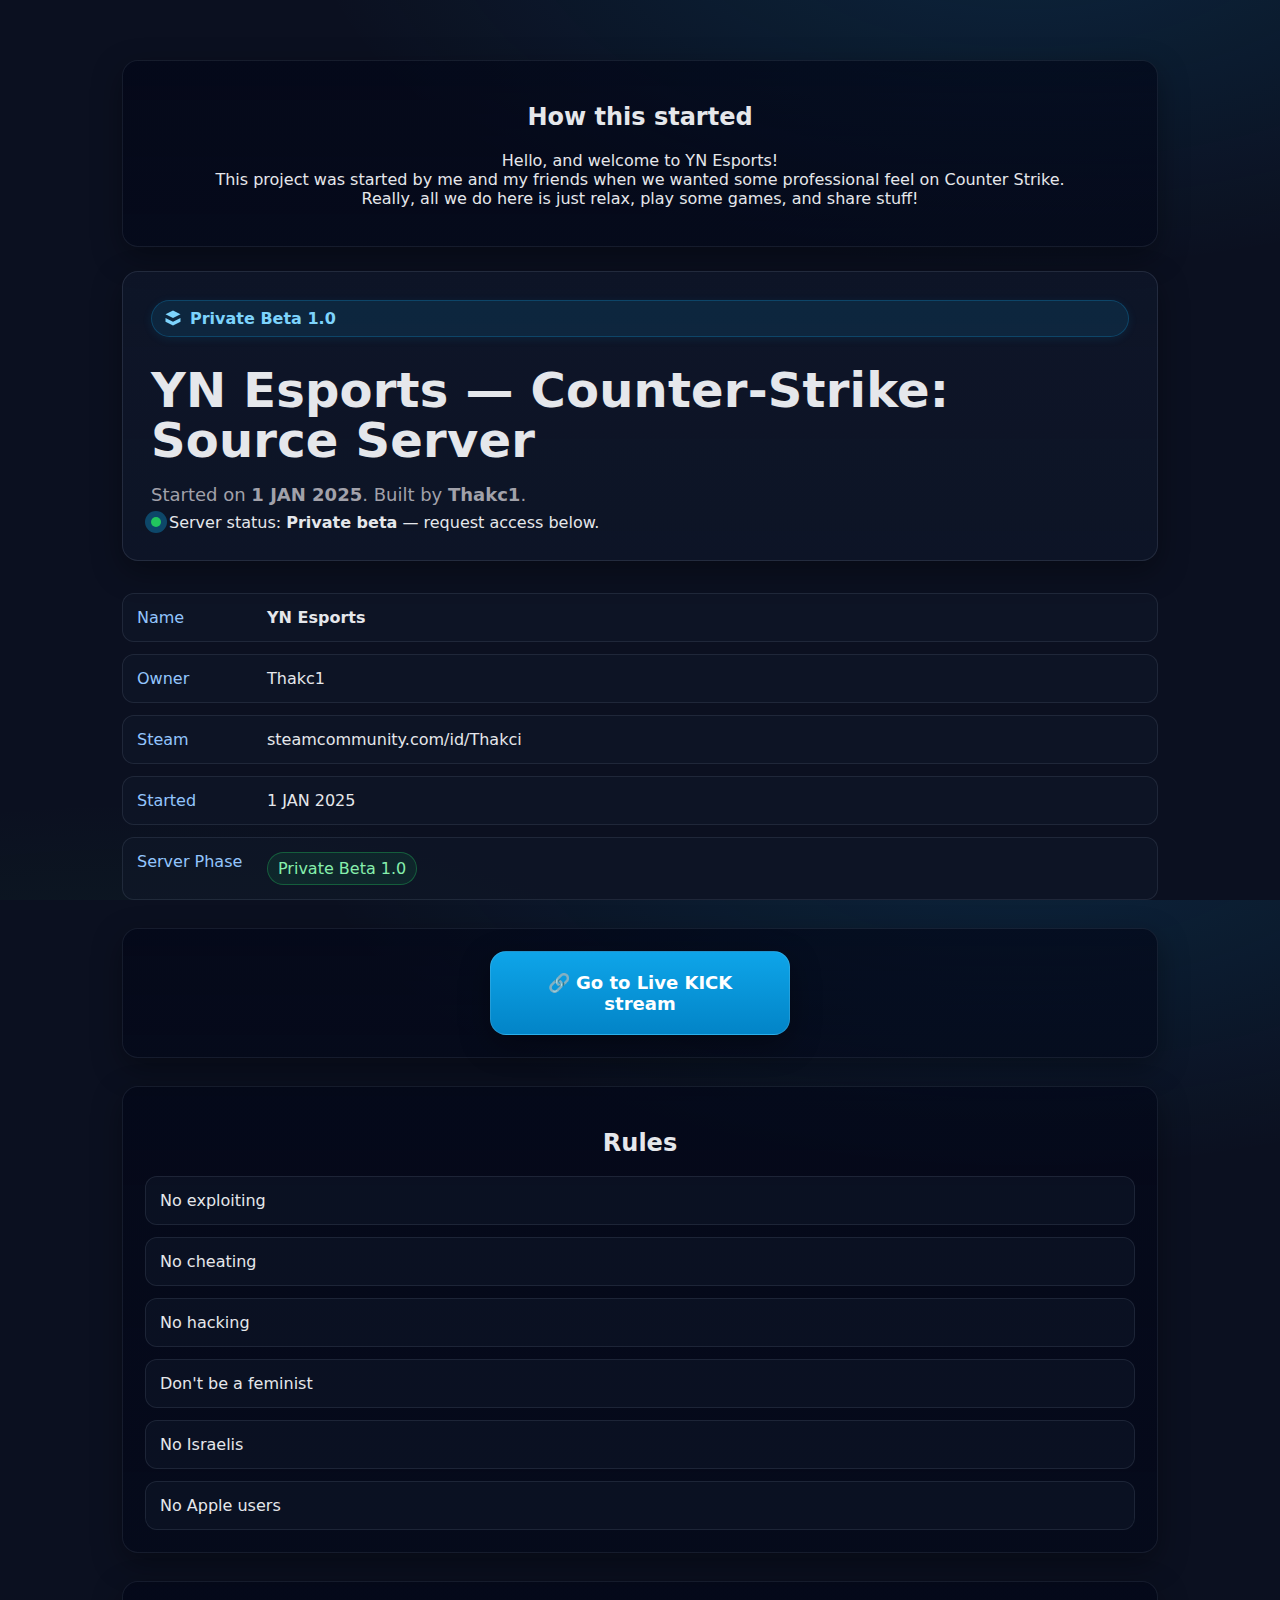
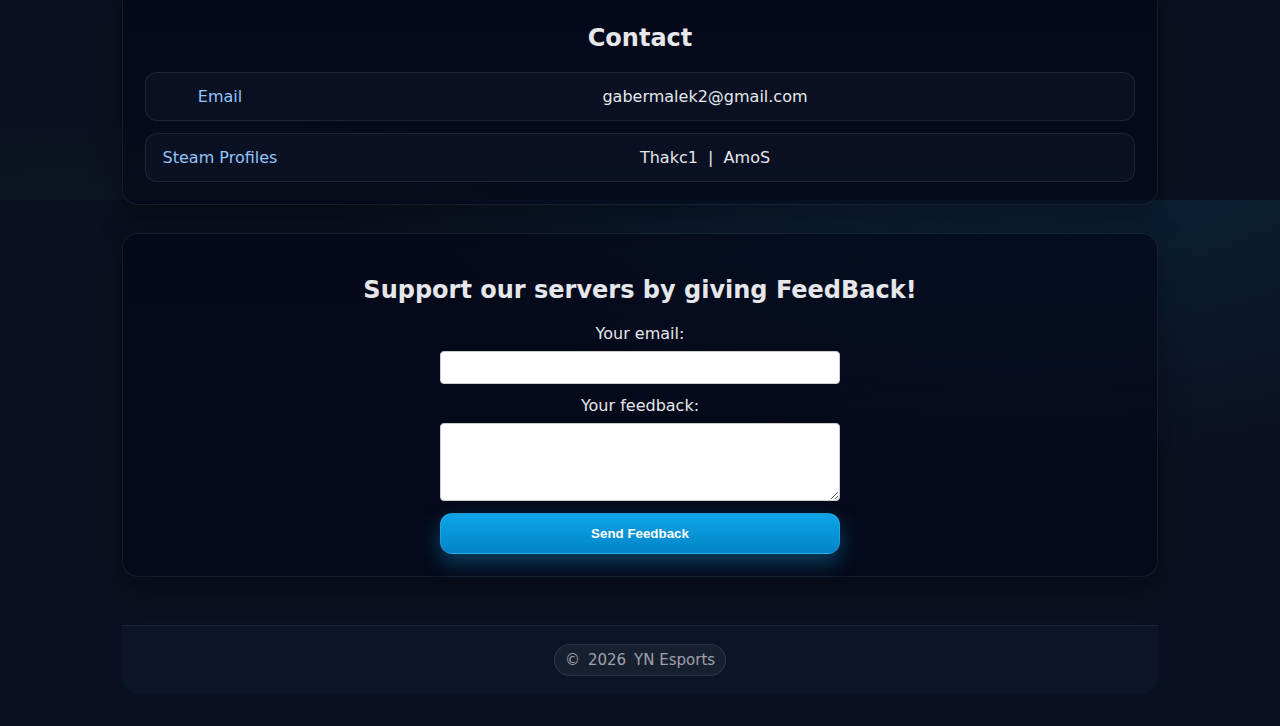
<file: index.html>
<html lang="en">
<link rel="stylesheet" href="style.css">
</head>
<body>
  <div class="wrap">
    <section class="panel" id="story" style="margin-top:28px">
      <h2>How this started</h2>
      <p>
        Hello, and welcome to YN Esports!<br>
        This project was started by me and my friends when we wanted some professional feel on Counter Strike.<br>
        Really, all we do here is just relax, play some games, and share stuff!
      </p>
    </section>

    <section class="hero">
      <div class="badge" aria-label="Beta status">
        <svg width="18" height="18" viewBox="0 0 24 24" fill="none" xmlns="http://www.w3.org/2000/svg" aria-hidden="true">
          <path d="M12 2L2 7l10 5 10-5-10-5Zm0 15L2 12v5l10 5 10-5v-5l-10 5Z" fill="currentColor"/>
        </svg>
        <span>Private Beta 1.0</span>
      </div>
      <div>
        <h1>YN Esports — Counter‑Strike: Source Server</h1>
        <p class="subtitle">Started on <strong>1 JAN 2025</strong>. Built by <strong>Thakc1</strong>.</p>
      <div class="status" aria-live="polite">
        <span class="dot" aria-hidden="true"></span>
        <span>Server status: <strong>Private beta</strong> — request access below.</span>
      </div>
    </section>

    <ul class="list">
      <li class="item">
        <div class="kv">
          <div class="key">Name</div>
          <div class="val"><strong>YN Esports</strong></div>
        </div>
      </li>
      <li class="item">
        <div class="kv">
          <div class="key">Owner</div>
          <div class="val">Thakc1</div>
        </div>
      </li>
      <li class="item">
        <div class="kv">
          <div class="key">Steam</div>
          <div class="val"><a href="https://www.steamcommunity.com/id/Thakci" target="_blank" rel="noopener">steamcommunity.com/id/Thakci</a></div>
        </div>
      </li>
      <li class="item">
        <div class="kv">
          <div class="key">Started</div>
          <div class="val">1 JAN 2025</div>
        </div>
      </li>
      <li class="item">
        <div class="kv">
          <div class="key">Server Phase</div>
          <div class="val"><span class="pill beta">Private Beta 1.0</span></div>
        </div>
      </li>
    </ul>

    <section class="panel" style="margin-top:28px; text-align:center">
      <a href="original.html" class="btn brand" style="display:inline-block; width:100%; max-width:300px; padding:20px; font-size:18px; border-radius:var(--radius); box-shadow:var(--shadow); background: linear-gradient(180deg, #0ea5e9, #0284c7); color: white;">
        🔗 Go to Live KICK stream
      </a>
      </section>
      <section class="panel" style="margin-top:28px">
      <h2>Rules</h2>
      <ul class="list">
        <li class="item">No exploiting</li>
        <li class="item">No cheating</li>
        <li class="item">No hacking</li>
        <li class="item">Don't be a feminist</li>
        <li class="item">No Israelis</li>
        <li class="item">No Apple users</li>
      </ul>
    </section>

  <section class="panel contact-panel" id="contact" aria-labelledby="contact-heading" style="margin-top:28px">
      <h2 id="contact-heading">Contact</h2>
      <ul class="list">
        <li class="item">
          <div class="kv">
            <div class="key">Email</div>
            <div class="val">
              <a href="mailto:gabermalek2@gmail.com">gabermalek2@gmail.com</a>
            </div>
          </div>
        </li>
        <li class="item">
          <div class="kv">
            <div class="key">Steam Profiles</div>
            <div class="val">
              <a href="https://steamcommunity.com/id/Thakci/" target="_blank" rel="noopener">Thakc1</a> &nbsp;|&nbsp;
              <a href="https://steamcommunity.com/profiles/76561198062344715" target="_blank" rel="noopener">AmoS</a>
            </div>
          </div>
        </li>
      </ul>
    </section>
    <section class="panel" id="feedback" aria-labelledby="feedback-heading" style="margin-top:28px; position:relative;">
      <h2 id="feedback-heading">Support our servers by giving <b>FeedBack!</b></h2>
      <form id="feedbackForm" autocomplete="off" style="max-width:400px;margin:auto;">
        <label for="feedbackEmail" style="display:block;margin-bottom:8px;">Your email:</label>
        <input type="email" id="feedbackEmail" name="email" required style="width:100%;padding:8px;margin-bottom:12px;border-radius:4px;border:1px solid #ccc;">
        <label for="feedbackMsg" style="display:block;margin-bottom:8px;">Your feedback:</label>
        <textarea id="feedbackMsg" name="feedback" required rows="4" style="width:100%;padding:8px;margin-bottom:12px;border-radius:4px;border:1px solid #ccc;"></textarea>
        <button type="submit" class="btn brand" style="width:100%; position:relative; z-index:1;">Send Feedback</button>
        <div id="feedbackThanks" style="display:none;color:green;margin-top:12px;">Thank you for your feedback!</div>
      </form>
      <div id="confetti-container" style="pointer-events:none; position:absolute; left:0; top:0; width:100%; height:100%; z-index:10;"></div>
    </section>

    <footer class="footer">
      <div class="pill">© <span id="year"></span> YN Esports</div>
    </footer>
  </div>
  <script>
    document.getElementById('year').textContent = new Date().getFullYear();
    document.getElementById('suggestForm')?.addEventListener('submit', function(e) {
      e.preventDefault();
      const email = document.getElementById('email').value;
      const suggestion = document.getElementById('suggestion').value;
      if (email) {
        window.location.href = `mailto:gabermalek2@gmail.com?subject=New Mod Suggestion&body=From: ${email}%0D%0A%0D%0ASuggestion:%0D%0A${encodeURIComponent(suggestion)}`;
        document.getElementById('thanks').style.display = 'block';
        for (let i = 0; i < 30; i++) {
          const piece = document.createElement('div');
          piece.className = 'confetti-piece';
          piece.style.left = Math.random() * 100 + 'vw';
          piece.style.backgroundColor = `hsl(${Math.random() * 360},100%,50%)`;
          document.body.appendChild(piece);
          setTimeout(() => piece.remove(), 3000);
        }
      }
    });

    // Feedback form handler (mailto) with confetti emoji sprinkle
    const feedbackForm = document.getElementById('feedbackForm');
    const confettiContainer = document.getElementById('confetti-container');
    function sprinkleConfetti() {
      if (!confettiContainer) return;
      const emojis = ['🎉','✨','🎊','🥳','💥','🎈','🪅'];
      for (let i = 0; i < 30; i++) {
        const conf = document.createElement('span');
        conf.textContent = emojis[Math.floor(Math.random()*emojis.length)];
        conf.style.position = 'absolute';
        conf.style.left = Math.random() * 90 + '%';
        conf.style.top = '-10px';
        conf.style.fontSize = (18 + Math.random()*18) + 'px';
        conf.style.opacity = 0.85;
        conf.style.transition = 'transform 1.2s cubic-bezier(.23,1.02,.64,1), opacity 1.2s';
        confettiContainer.appendChild(conf);
        setTimeout(() => {
          conf.style.transform = `translateY(${120 + Math.random()*60}px) rotate(${Math.random()*360}deg)`;
          conf.style.opacity = 0;
        }, 10);
        setTimeout(() => conf.remove(), 1400);
      }
    }
    if (feedbackForm) {
      feedbackForm.addEventListener('submit', function(e) {
        e.preventDefault();
        const email = document.getElementById('feedbackEmail').value;
        const feedback = document.getElementById('feedbackMsg').value;
        const mailto = `mailto:gabermalek2@gmail.com?subject=YN Esports Feedback&body=From: ${encodeURIComponent(email)}%0D%0A%0D%0AFeedback:%0D%0A${encodeURIComponent(feedback)}`;
        window.location.href = mailto;
        document.getElementById('feedbackThanks').style.display = 'block';
        feedbackForm.reset();
        sprinkleConfetti();
      });
    }
  </script>
</body>
</html>
</file>
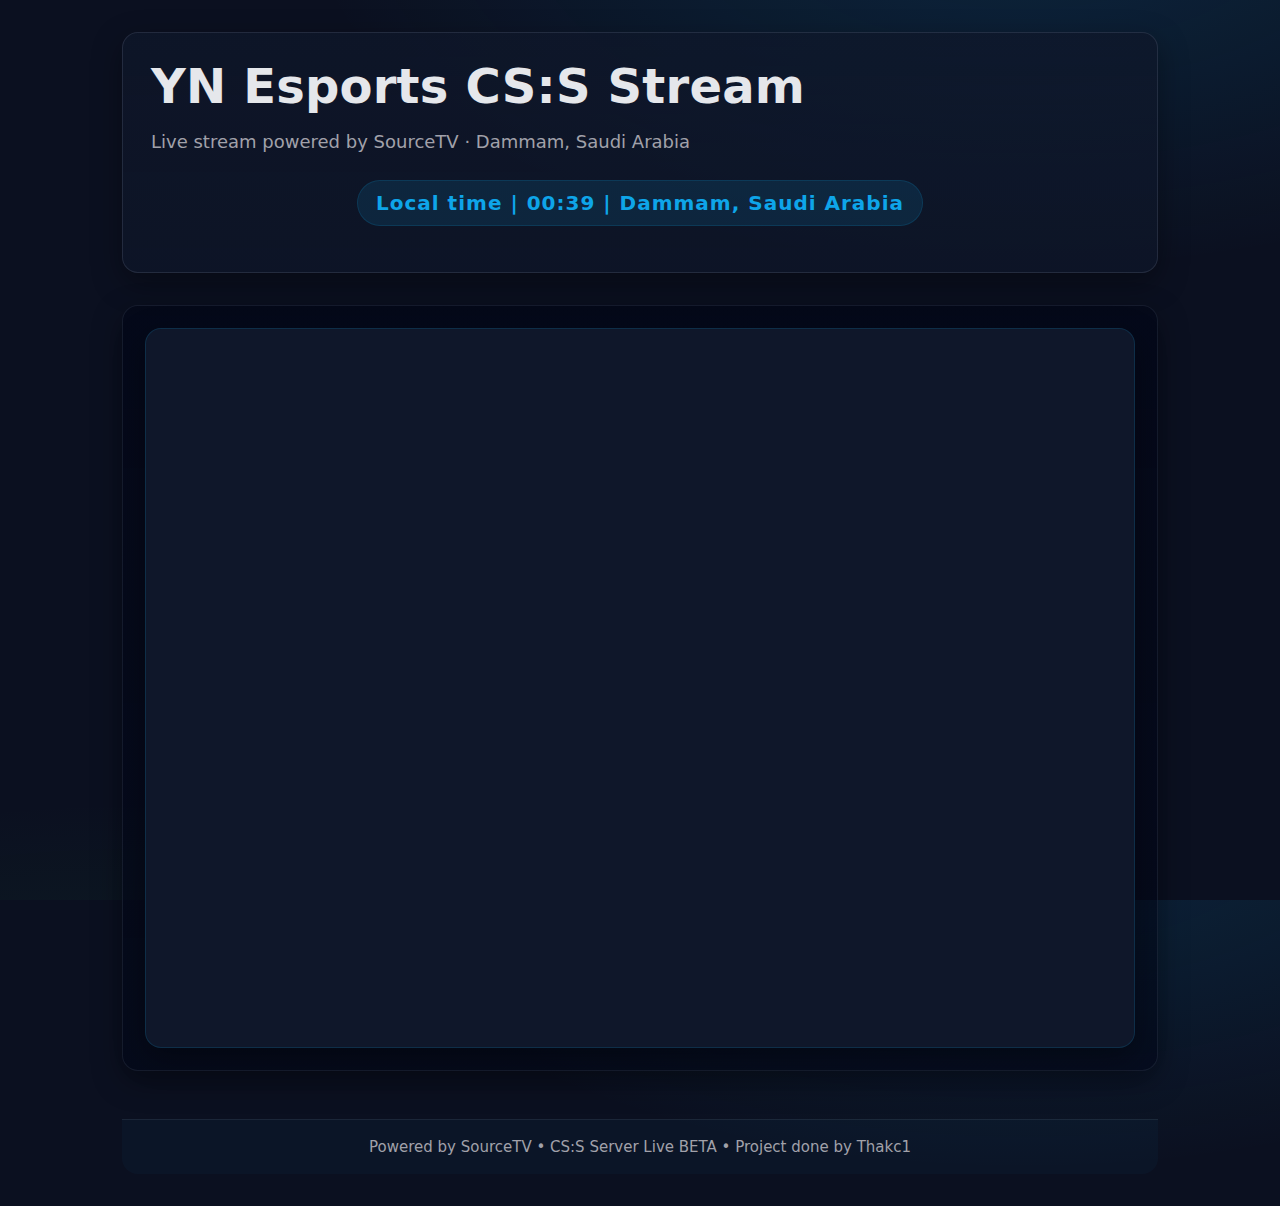
<file: origina2l.html>
<!DOCTYPE html>
<html lang="en">
<head>
  <meta charset="UTF-8">
  <meta name="viewport" content="width=device-width, initial-scale=1" />
  <title>YN Esports CS:S Stream</title>
  <meta name="description" content="Live CS:S Stream · YN Esports · Dammam, Saudi Arabia" />
  <meta property="og:title" content="YN Esports · CS:S Stream" />
  <meta property="og:type" content="website" />
  <meta name="theme-color" content="#0ea5e9" />
  <link rel="stylesheet" href="style.css">
  <script>
    function updateTime() {
      const now = new Date();
      const options = { hour: '2-digit', minute: '2-digit', hour12: false, timeZone: 'Asia/Riyadh' };
      const timeString = new Intl.DateTimeFormat('en-GB', options).format(now);
      document.getElementById('local-time').textContent = `Local time | ${timeString} | Dammam, Saudi Arabia`;
    }
    setInterval(updateTime, 1000);
    window.onload = updateTime;
  </script>
</head>
<body>
  <div class="wrap">
    <section class="hero">
      <h1>YN Esports CS:S Stream</h1>
      <div class="subtitle">Live stream powered by SourceTV · Dammam, Saudi Arabia</div>
      <div id="local-time" class="local-time"></div>
    </section>
    <div class="panel">
      <iframe class="stream-frame"
        src="https://player.kick.com/thakci"
        height="720"
        width="1280"
        frameborder="0"
        scrolling="no"
        allowfullscreen="true"
        title="YN Esports Live Stream"></iframe>
    </div>
    <footer>
      Powered by SourceTV • CS:S Server Live BETA • Project done by Thakc1
    </footer>
  </div>
</body>
</html>
</file>
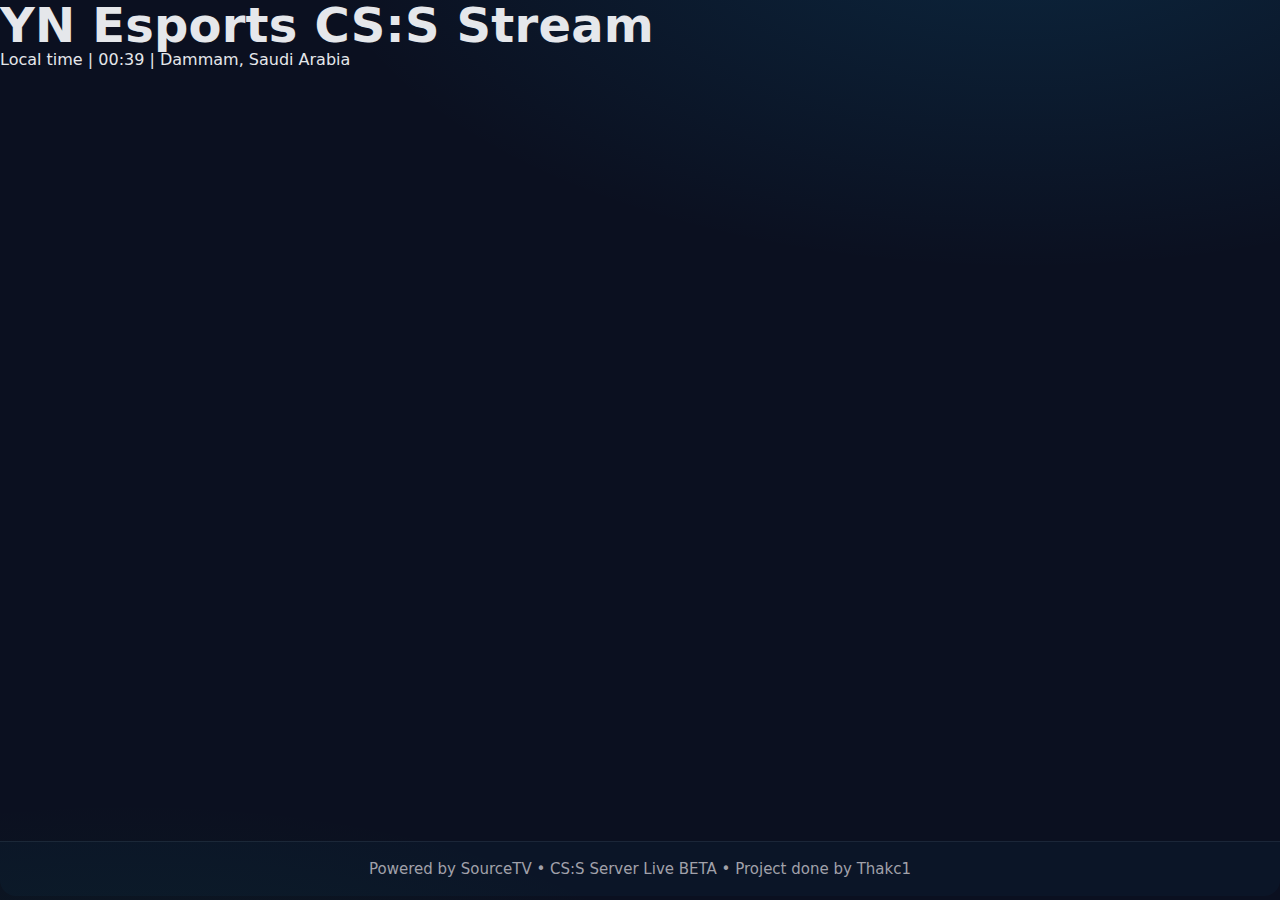
<file: original.html>
<!DOCTYPE html>
<html lang="en">
<head>
  <meta charset="UTF-8">
  <title>YN Esports CS:S Stream</title>
  <link rel="stylesheet" href="style.css">
  <script>
    function updateTime() {
      const now = new Date();
      const options = { hour: '2-digit', minute: '2-digit', hour12: false, timeZone: 'Asia/Riyadh' };
      const timeString = new Intl.DateTimeFormat('en-GB', options).format(now);
      document.getElementById('local-time').textContent = `Local time | ${timeString} | Dammam, Saudi Arabia`;
    }
    setInterval(updateTime, 1000);
    window.onload = updateTime;
  </script>
</head>
<body>
  <h1>YN Esports CS:S Stream</h1>

  <div id="local-time"></div>

  <iframe src="https://player.kick.com/thakci" height="720" width="1280" frameborder="0" scrolling="no" allowfullscreen="true"></iframe>

  <footer>
    Powered by SourceTV • CS:S Server Live BETA • Project done by Thakc1
  </footer>
</body>

</html>
</file>
<file: style.css>
:root{
  --bg: #0b1020;
  --panel: #0f172a;
  --text: #e5e7eb;
  --muted: #a1a1aa;
  --brand: #0ea5e9;
  --accent: #22c55e;
  --ring: rgba(14,165,233,.35);
  --shadow: 0 10px 30px rgba(0,0,0,.35);
  --radius: 16px;
}
*{box-sizing:border-box}
html,body{height:100%}
body{
  margin:0;
  font-family:Inter,system-ui,Segoe UI,Roboto,Helvetica,Arial,sans-serif;
  background:radial-gradient(1200px 600px at 80% -10%, rgba(14,165,233,.15), transparent 60%),radial-gradient(900px 400px at 10% 120%, rgba(34,197,94,.08), transparent 70%),var(--bg);
  color:var(--text);
  min-height:100vh;
}
a{color:inherit;text-decoration:none}
.wrap{
  max-width:1100px;
  margin:0 auto;
  padding:32px;
}
.hero{
  display:flex;
  flex-direction:column;
  gap:20px;
  padding:28px;
  border-radius:var(--radius);
  background:linear-gradient(180deg, rgba(15,23,42,.75), rgba(15,23,42,.65));
  border:1px solid rgba(148,163,184,.16);
  box-shadow:var(--shadow);
  margin-bottom:32px;
}
h1{
  font-size:clamp(28px, 4vw, 48px);
  line-height:1.05;
  margin:0;
  font-weight:800;
  letter-spacing:.2px;
}
.subtitle{
  color:var(--muted);
  font-size:clamp(14px,1.6vw,18px);
  margin-bottom:8px;
}
.panel{
  padding:22px;
  border-radius:var(--radius);
  background:linear-gradient(180deg, rgba(2,6,23,.65), rgba(2,6,23,.55));
  border:1px solid rgba(148,163,184,.12);
  box-shadow:var(--shadow);
  text-align:center;
  margin-bottom:24px;
}
.local-time{
  margin:0 auto 18px auto;
  font-size:20px;
  color:var(--brand);
  font-weight:600;
  letter-spacing:1px;
  background:rgba(14,165,233,.12);
  border:1px solid rgba(14,165,233,.15);
  border-radius:999px;
  padding:10px 18px;
  display:inline-block;
}
.stream-frame{
  border-radius:var(--radius);
  box-shadow:var(--shadow);
  border:1px solid rgba(14,165,233,.16);
  background:var(--panel);
  width:100%;
  max-width:1280px;
  margin:0 auto;
  display:block;
}
footer, .footer{
  margin-top:48px;
  padding:18px;
  color:var(--muted);
  text-align:center;
  border-top:1px solid rgba(148,163,184,.12);
  font-size:15px;
  background:rgba(14,165,233,.04);
  border-radius:0 0 var(--radius) var(--radius);
}
.grid{
  display:grid;
  grid-template-columns:1.1fr .9fr;
  gap:28px;
  align-items:stretch;
}
@media (max-width:900px){
  .wrap{padding:12px;}
  .stream-frame{width:100%;height:320px;}
  .hero{padding:16px;}
  .panel{padding:14px;}
  .local-time{font-size:16px;}
  .grid{grid-template-columns:1fr;}
}
.badge{
  display:inline-flex;
  gap:8px;
  align-items:center;
  background:rgba(14,165,233,.12);
  border:1px solid rgba(14,165,233,.25);
  color:#7dd3fc;
  padding:8px 12px;
  border-radius:999px;
  font-weight:600;
  box-shadow:0 2px 10px rgba(14,165,233,.10);
  margin-bottom:8px;
}
.cta{
  display:flex;
  flex-wrap:wrap;
  gap:12px;
  margin-top:10px;
}
.btn{
  padding:12px 16px;
  border-radius:12px;
  border:1px solid rgba(255,255,255,.12);
  background:#0b1227;
  color:white;
  font-weight:700;
  transition:transform .08s ease, border .2s ease;
}
.btn:hover{
  transform:translateY(-2px);
  border-color:rgba(255,255,255,.25);
}
.btn.brand{
  background:linear-gradient(180deg, #0ea5e9, #0284c7);
  box-shadow:0 8px 20px rgba(14,165,233,.35);
}
.btn.ghost{background:transparent}
.status{display:flex;align-items:center;gap:8px}
.dot{width:10px;height:10px;border-radius:50%;background:var(--accent);box-shadow:0 0 0 6px var(--ring)}
.list{
  display:grid;
  gap:12px;
  margin:0;
  padding:0;
  list-style:none;
}
.item{
  display:flex;
  align-items:flex-start;
  gap:12px;
  padding:14px;
  border:1px solid rgba(148,163,184,.14);
  border-radius:12px;
  background:rgba(15,23,42,.5);
}
.kv{
  display:grid;
  grid-template-columns:120px 1fr;
  gap:10px;
  width:100%;
}
.key{color:#93c5fd}
.val a{word-break:break-all}
.pill{
  display:inline-flex;
  align-items:center;
  gap:8px;
  padding:6px 10px;
  border-radius:999px;
  border:1px solid rgba(148,163,184,.18);
  background:rgba(148,163,184,.08)
}
.beta{color:#86efac;border-color:rgba(34,197,94,.35);background:rgba(34,197,94,.1)}
.small{font-size:12px}
.nowrap{white-space:nowrap}
.confetti-piece {
  position: absolute;
  width: 10px;
  height: 10px;
  background-color: #0ea5e9;
  opacity: 0.7;
  animation: fall 3s linear forwards;
}
@keyframes fall {
  to {
    transform: translateY(100vh) rotate(720deg);
    opacity:0;
  }
}
.watermark{
  position:absolute;
  top:20px;
  left:20px;
  opacity:.1;
  font-size:48px;
  font-weight:900;
  pointer-events:none;
  z-index:0;
  letter-spacing:6px;
}
</file>
